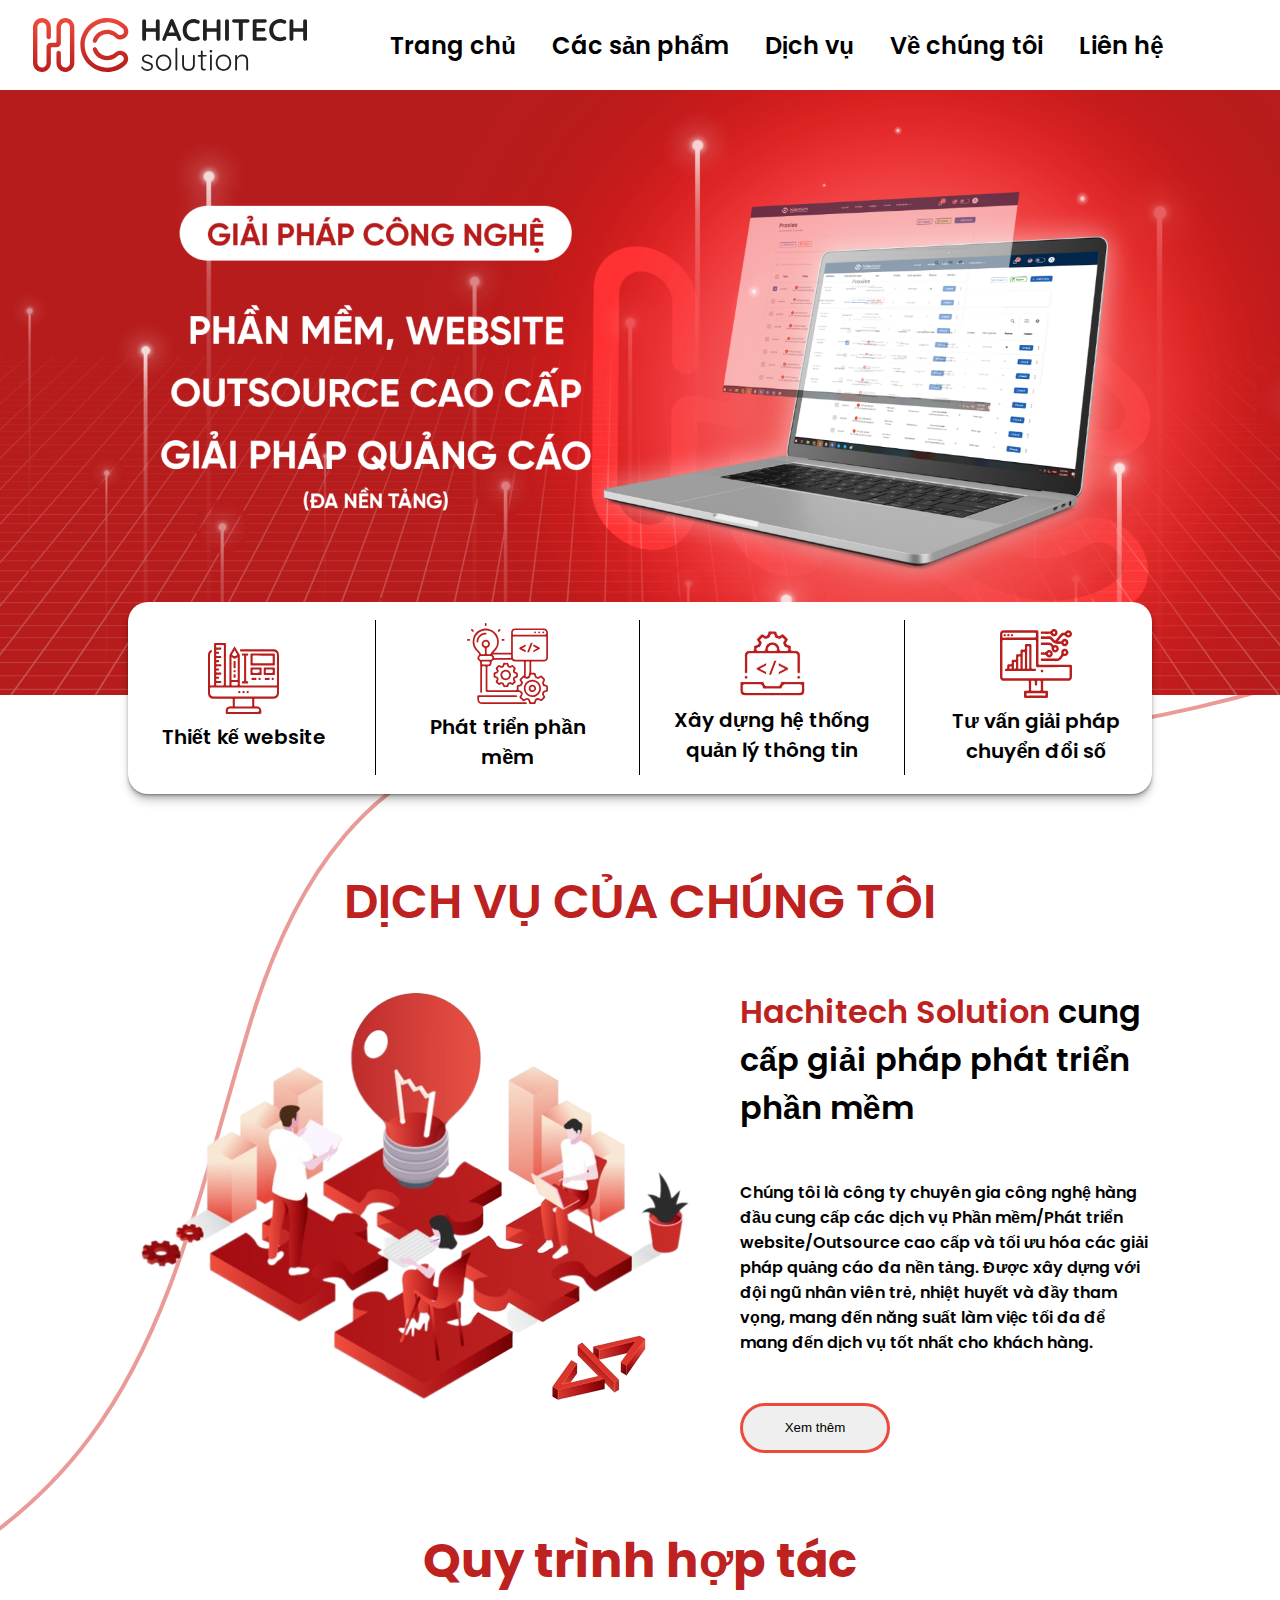
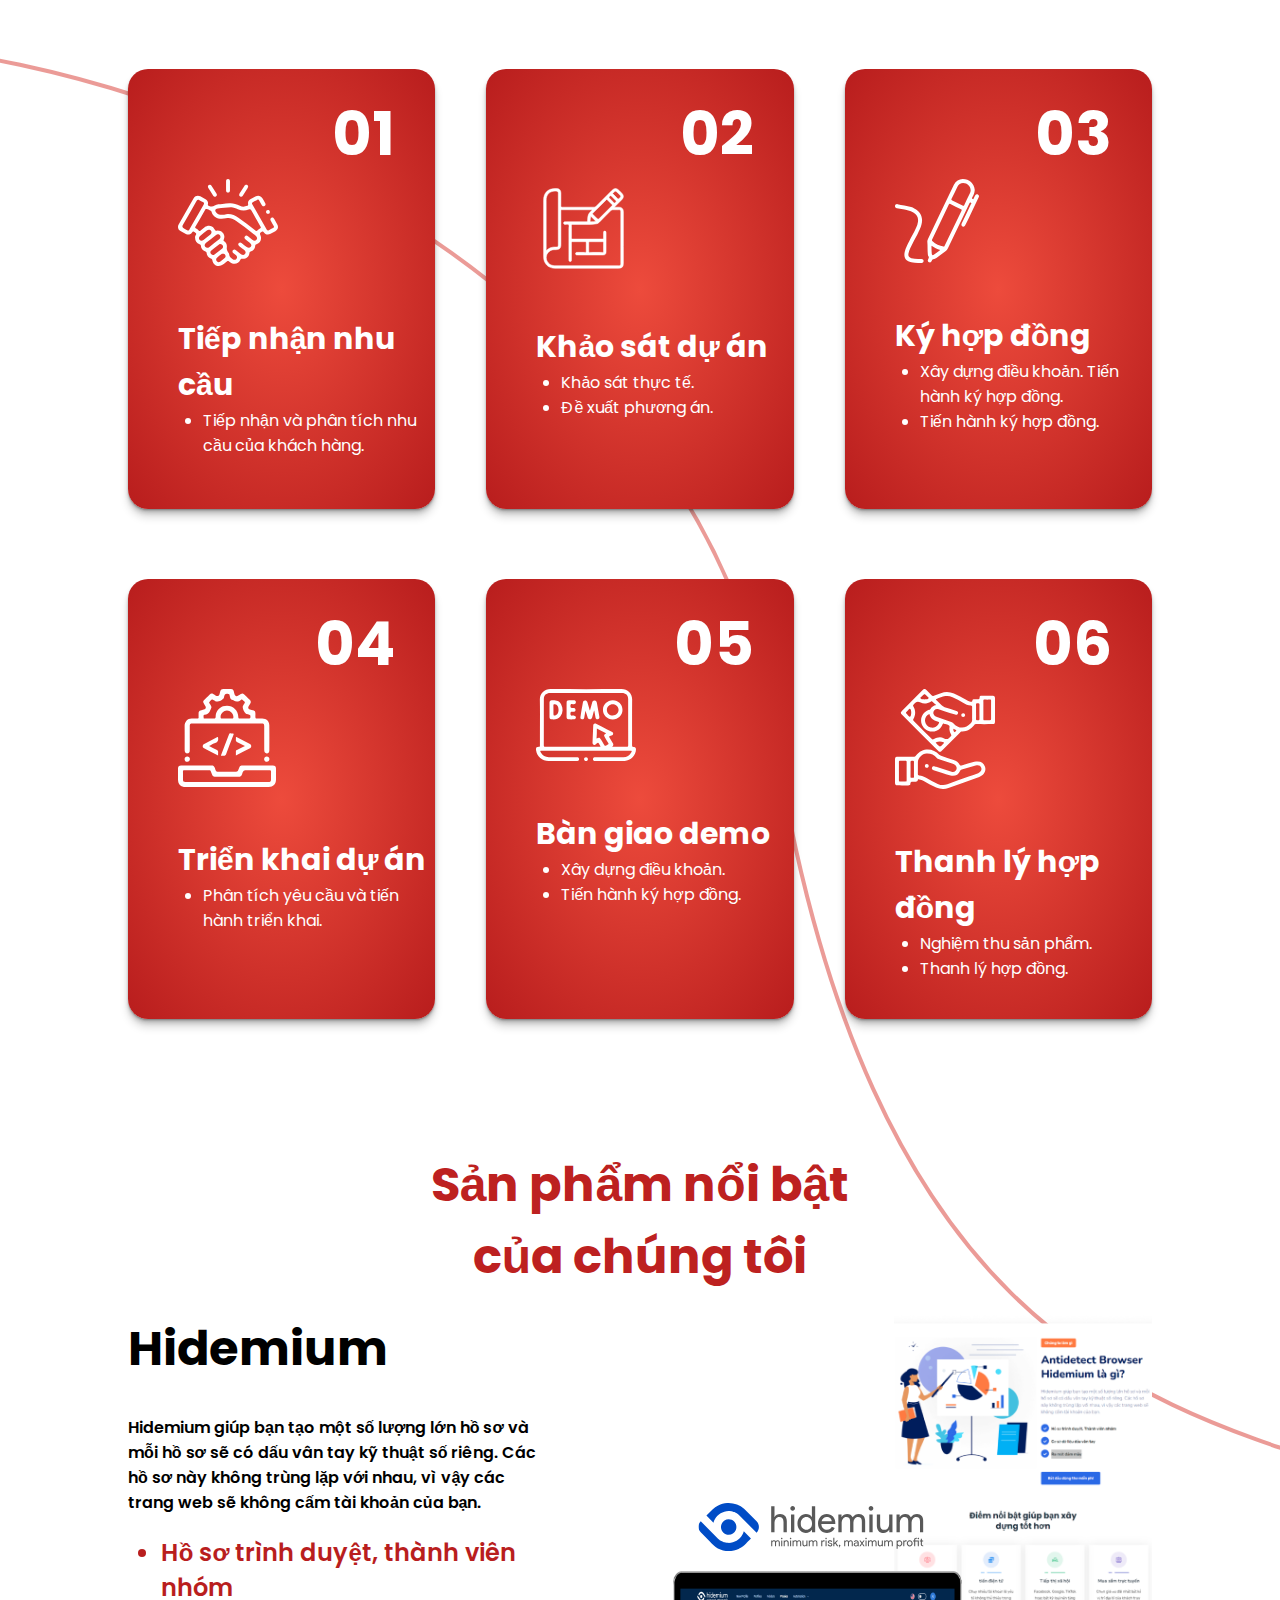
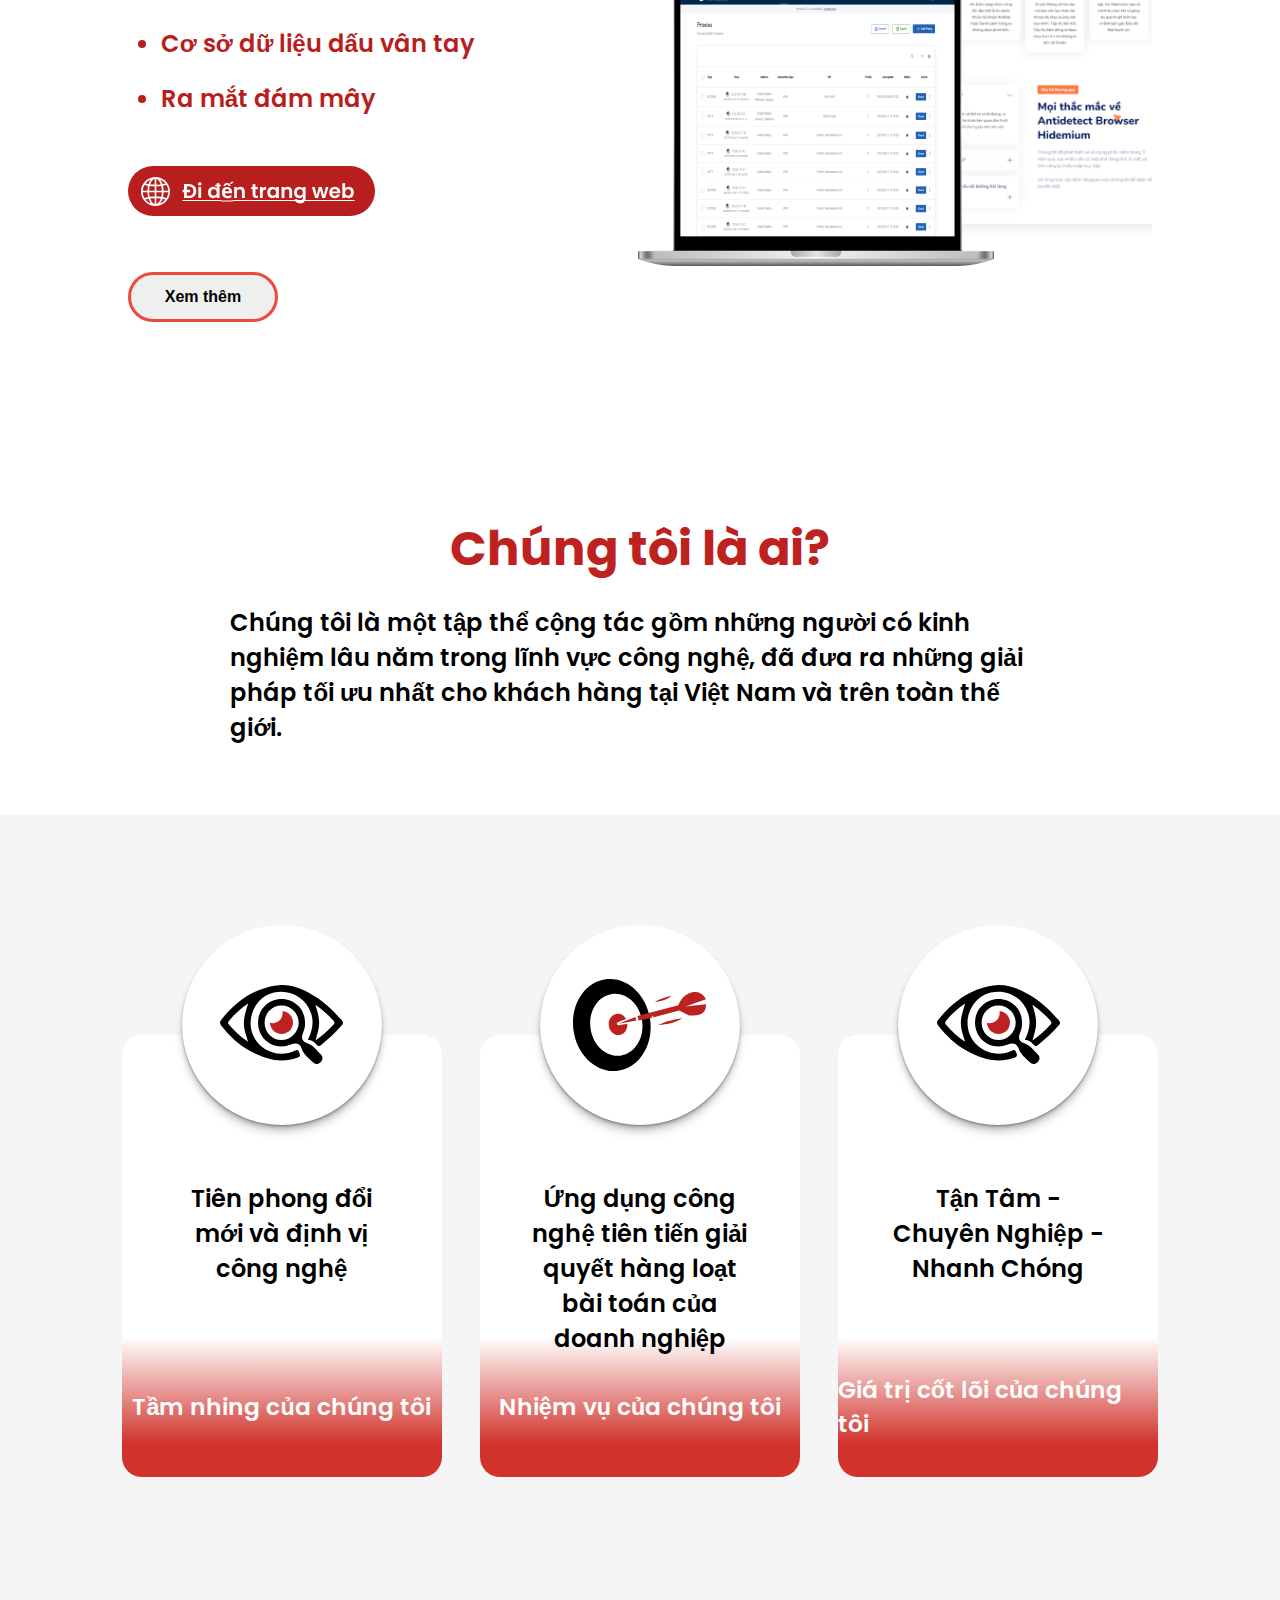
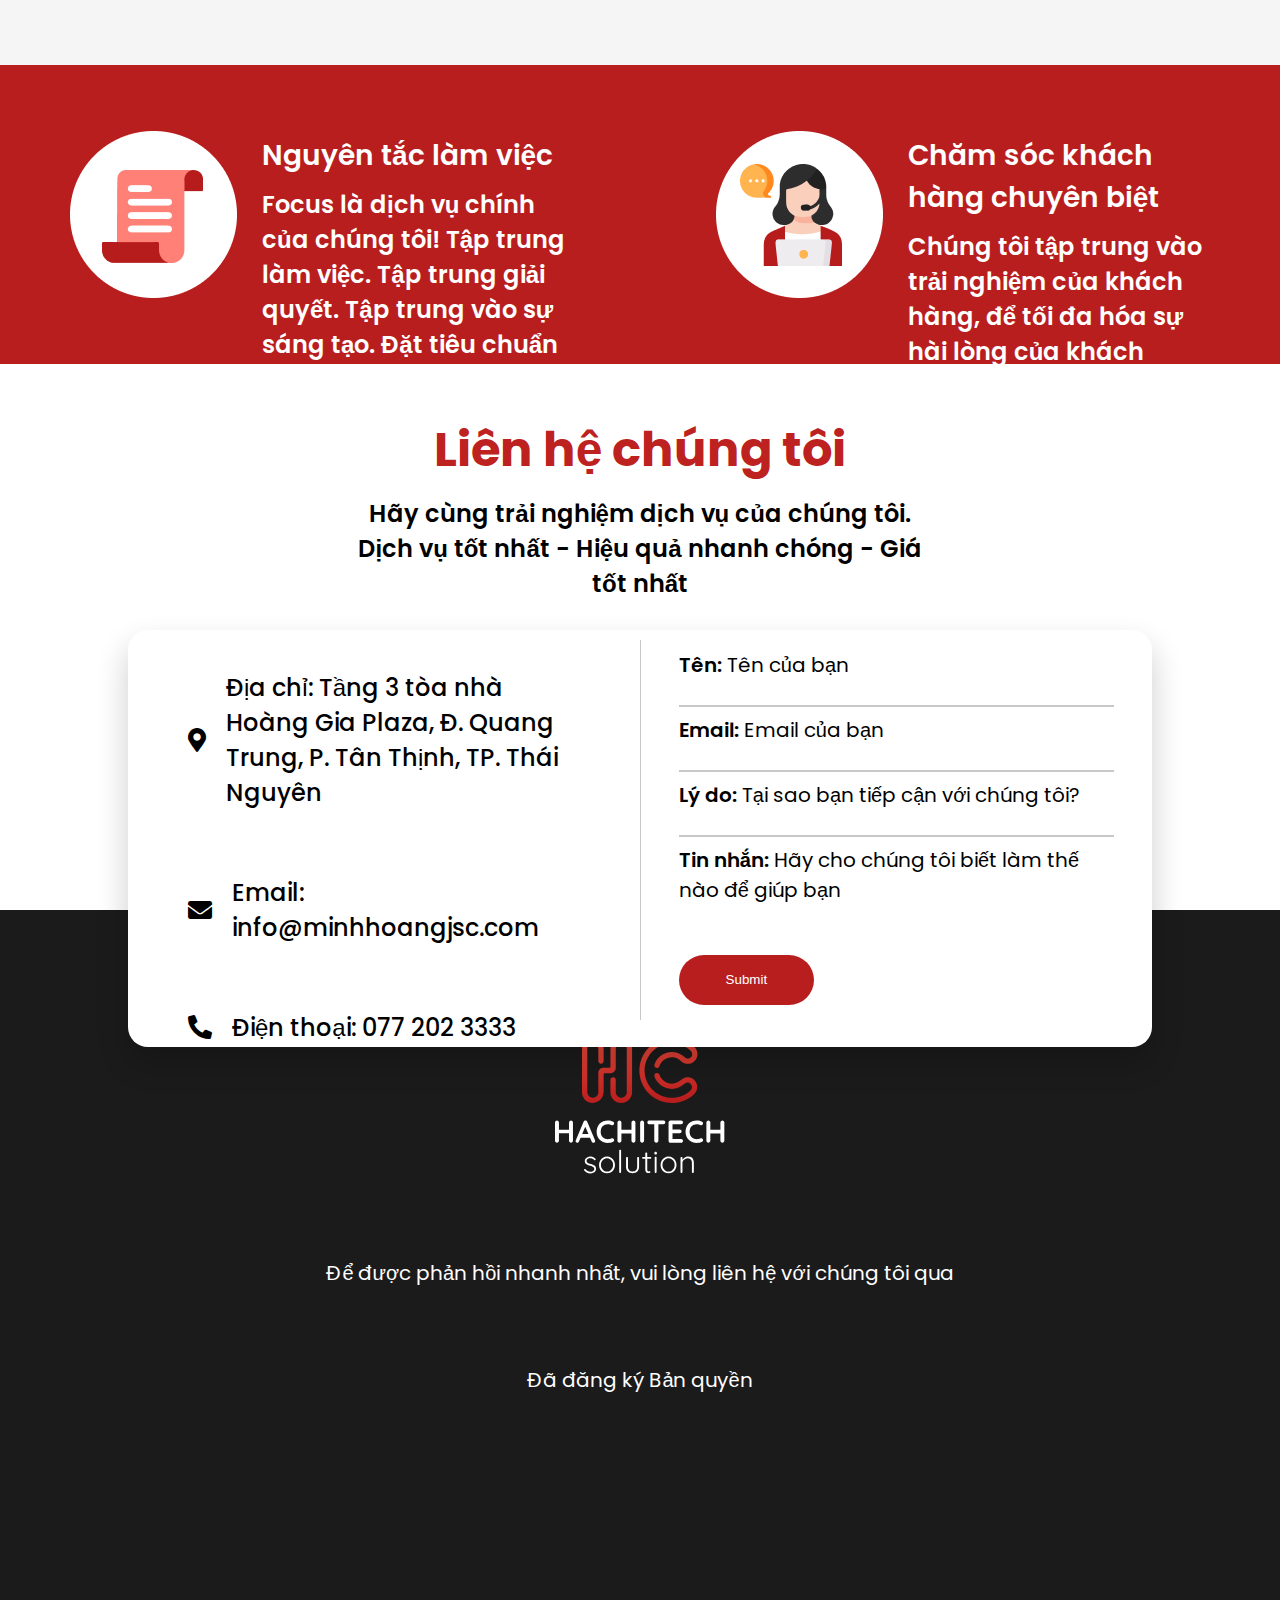
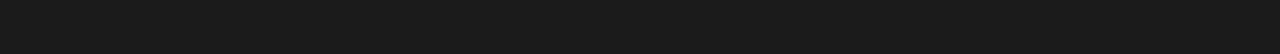
<file: index.html>
<!DOCTYPE html>
<html lang="en">
  <head>
    <meta charset="UTF-8" />
    <meta name="viewport" content="width=device-width, initial-scale=1.0" />
    <title>Trang chủ</title>
    <link rel="stylesheet" href="./assets/style.css" />
    <link rel="preconnect" href="https://fonts.googleapis.com" />
    <link rel="preconnect" href="https://fonts.gstatic.com" crossorigin />
    <link
      href="https://fonts.googleapis.com/css2?family=Poppins:ital,wght@0,300;0,600;1,500&display=swap"
      rel="stylesheet"
    />
    <link
      rel="stylesheet"
      href="https://cdnjs.cloudflare.com/ajax/libs/font-awesome/5.15.4/css/all.min.css"
    />
    <link rel="stylesheet" href="./assets/responsive.css" />
  </head>
  <body>
    <div class="main_wrapper">
      <div class="header">
        <img src="./assets/imgs/Logo.svg" class="header-logo" />
        <div class="header-siderbar">
          <ul class="header-siderbar-ul">
            <li class="header-siderbar-li"><a href="">Trang chủ</a></li>
            <li class="header-siderbar-li">
              <a href="./components/sanpham/index.html">Các sản phẩm</a>
            </li>
            <li class="header-siderbar-li">
              <a href="./components/dichvu/index.html">Dịch vụ</a>
            </li>
            <li class="header-siderbar-li"><a href="">Về chúng tôi</a></li>
            <li class="header-siderbar-li"><a href="">Liên hệ</a></li>
          </ul>
        </div>
        <span class="header-siderbar__toggle" onclick="open_nav()"
          ><i class="fas fa-bars"></i
        ></span>
        <!-- reponse -->
        <div id="mySidenav" class="sidenav">
          <a href="javascript:void(0)" class="closebtn" onclick="closeNav()"
            >&times;</a
          >
          <a href="">Trang chủ</a>
          <a href="./components/sanpham/index.html">Các sản phẩm</a>
          <a href="./components/dichvu/index.html">Dịch vụ</a>
          <a href="">Về chúng tôi</a>
          <a href="">Liên hệ</a>
        </div>
      </div>
      <div class="main">
        <div class="main__banner1">
          <img src="./assets/imgs/banner.png" alt="" class="main__banner" />
        </div>
        <div class="main__item-jobs">
          <div class="main__item-job">
            <img
              class="main__item-job--img"
              src="./assets/imgs/logo__item_jobs/01.svg"
              alt=""
            />
            <p class="main__item-job-content">Thiết kế website</p>
          </div>
          <div class="main__item-job-hr"></div>
          <div class="main__item-job">
            <img
              class="main__item-job--img"
              src="./assets/imgs/logo__item_jobs/02.svg"
              alt=""
            />
            <p class="main__item-job-content">Phát triển phần mềm</p>
          </div>
          <div class="main__item-job-hr"></div>
          <div class="main__item-job">
            <img
              class="main__item-job--img"
              src="./assets/imgs/logo__item_jobs/03.svg"
              alt=""
            />
            <p class="main__item-job-content">
              Xây dựng hệ thống quản lý thông tin
            </p>
          </div>
          <div class="main__item-job-hr"></div>
          <div class="main__item-job">
            <img
              class="main__item-job--img"
              src="./assets/imgs/logo__item_jobs/04.svg"
              alt=""
            />
            <p class="main__item-job-content">Tư vấn giải pháp chuyển đổi số</p>
          </div>
        </div>
        <div class="main__details-services">
          <h2 class="main__details-service--content">Dịch vụ của chúng tôi</h2>
          <div class="main__details-service">
            <div class="main__details-service__imgs">
              <img
                src="./assets/imgs/Group_.png"
                alt=""
                class="main__details-service__img1"
              />
              <!-- <img
                src="./assets/imgs/Frame.svg"
                alt=""
                class="main__details-service__img"
              /> -->
            </div>
            <div class="main__details-service__contents">
              <h2 class="main__details-service__content">
                <span class="main__details-service__content--red"
                  >Hachitech Solution</span
                >
                cung cấp giải pháp phát triển phần mềm
              </h2>
              <p
                class="main__details-service__content main__details-service__content--size"
              >
                Chúng tôi là công ty chuyên gia công nghệ hàng đầu cung cấp các
                dịch vụ Phần mềm/Phát triển website/Outsource cao cấp và tối ưu
                hóa các giải pháp quảng cáo đa nền tảng. Được xây dựng với đội
                ngũ nhân viên trẻ, nhiệt huyết và đầy tham vọng, mang đến năng
                suất làm việc tối đa để mang đến dịch vụ tốt nhất cho khách
                hàng.
              </p>
              <button class="main__details-service__content-btn">
                Xem thêm
              </button>
            </div>
          </div>
        </div>
        <div class="main__details-cooperate">
          <h2 class="main__details-cooperate_content">Quy trình hợp tác</h2>
          <div class="main__details-cooperate_list">
            <div class="main__details-cooperate_item">
              <h1 class="main__details-cooperate_items">01</h1>
              <img
                class="main__details-cooperate_items img"
                src="./assets/imgs/icon/01.svg"
                alt=""
              />
              <div class="main__details-cooperate_items detail">
                <h2 class="main__details-cooperate_items1">
                  Tiếp nhận nhu cầu
                </h2>
                <ul class="main__details-cooperate_items2">
                  <li class="main__details-cooperate_items2_li">
                    Tiếp nhận và phân tích nhu cầu của khách hàng.
                  </li>
                </ul>
              </div>
            </div>
            <div class="main__details-cooperate_item">
              <h1 class="main__details-cooperate_items">02</h1>
              <img
                class="main__details-cooperate_items img"
                src="./assets/imgs/icon/02.svg"
                alt=""
              />
              <div class="main__details-cooperate_items detail">
                <h2 class="main__details-cooperate_items1">Khảo sát dự án</h2>
                <ul class="main__details-cooperate_items2">
                  <li class="main__details-cooperate_items2_li">
                    Khảo sát thực tế.
                  </li>
                  <li class="main__details-cooperate_items2_li">
                    Đề xuất phương án.
                  </li>
                </ul>
              </div>
            </div>
            <div class="main__details-cooperate_item">
              <h1 class="main__details-cooperate_items">03</h1>
              <img
                class="main__details-cooperate_items img"
                src="./assets/imgs/icon/03_.svg"
                alt=""
              />
              <div class="main__details-cooperate_items detail">
                <h2 class="main__details-cooperate_items1">Ký hợp đồng</h2>
                <ul class="main__details-cooperate_items2">
                  <li class="main__details-cooperate_items2_li">
                    Xây dựng điều khoản. Tiến hành ký hợp đồng.
                  </li>
                  <li class="main__details-cooperate_items2_li">
                    Tiến hành ký hợp đồng.
                  </li>
                </ul>
              </div>
            </div>
            <div class="main__details-cooperate_item">
              <h1 class="main__details-cooperate_items">04</h1>
              <img
                class="main__details-cooperate_items img"
                src="./assets/imgs/icon/04.svg"
                alt=""
              />
              <div class="main__details-cooperate_items detail">
                <h2 class="main__details-cooperate_items1">Triển khai dự án</h2>
                <ul class="main__details-cooperate_items2">
                  <li class="main__details-cooperate_items2_li">
                    Phân tích yêu cầu và tiến hành triển khai.
                  </li>
                </ul>
              </div>
            </div>
            <div class="main__details-cooperate_item">
              <h1 class="main__details-cooperate_items">05</h1>
              <img
                class="main__details-cooperate_items img"
                src="./assets/imgs/icon/05.svg"
                alt=""
              />
              <div class="main__details-cooperate_items detail">
                <h2 class="main__details-cooperate_items1">Bàn giao demo</h2>
                <ul class="main__details-cooperate_items2">
                  <li class="main__details-cooperate_items2_li">
                    Xây dựng điều khoản.
                  </li>
                  <li class="main__details-cooperate_items2_li">
                    Tiến hành ký hợp đồng.
                  </li>
                </ul>
              </div>
            </div>
            <div class="main__details-cooperate_item">
              <h1 class="main__details-cooperate_items">06</h1>
              <img
                class="main__details-cooperate_items img"
                src="./assets/imgs/icon/06.svg"
                alt=""
              />
              <div class="main__details-cooperate_items detail">
                <h2 class="main__details-cooperate_items1">
                  Thanh lý hợp đồng
                </h2>
                <ul class="main__details-cooperate_items2">
                  <li class="main__details-cooperate_items2_li">
                    Nghiệm thu sản phẩm.
                  </li>
                  <li class="main__details-cooperate_items2_li">
                    Thanh lý hợp đồng.
                  </li>
                </ul>
              </div>
            </div>
          </div>
        </div>
        <div class="main__details-Featured-products">
          <h2 class="main__details-Featured-product-title">
            Sản phẩm nổi bật của chúng tôi
          </h2>
          <div class="main__details-Featured-product">
            <div class="main__details-Featured-product_left">
              <h2 class="main__details-Featured-product_left--title">
                Hidemium
              </h2>
              <p class="main__details-Featured-product_left--content">
                Hidemium giúp bạn tạo một số lượng lớn hồ sơ và mỗi hồ sơ sẽ có
                dấu vân tay kỹ thuật số riêng. Các hồ sơ này không trùng lặp với
                nhau, vì vậy các trang web sẽ không cấm tài khoản của bạn.
              </p>
              <ul class="main__details-Featured-product_left--ul">
                <li class="main__details-Featured-product_left--li">
                  Hồ sơ trình duyệt, thành viên nhóm
                </li>
                <li class="main__details-Featured-product_left--li">
                  Cơ sở dữ liệu dấu vân tay
                </li>
                <li class="main__details-Featured-product_left--li">
                  Ra mắt đám mây
                </li>
              </ul>
              <a href="#"
                ><img
                  class="main__details-Featured-product_left--link"
                  src="./assets/imgs/product_web.svg"
                  alt=""
              /></a>
              <button class="main__details-Featured-product_left--btn">
                Xem thêm
              </button>
            </div>
            <div class="main__details-Featured-product_right">
              <div class="main__detail-Featured-product_right_img">
                <img
                  class="main__details-Featured-product_right-imgs1"
                  src="./assets/imgs/product/logo_hidemium.svg"
                  alt=""
                />
                <img
                  class="main__details-Featured-product_right-imgs2"
                  src="./assets/imgs/product/laptop.png"
                  alt=""
                />
              </div>
              <div class="main__details-Featured-product_right-imgs">
                <img
                  class="main__details-Featured-product_right-img_"
                  src="./assets/imgs/product/details.png"
                  alt=""
                />
              </div>
              <!-- <div class="main__details-Featured-product_right-img">
                <img
                  class="main__details-Featured-product_right-img_"
                  src="./assets/imgs/product/details.png"
                  alt=""
                />
              </div> -->
            </div>
          </div>
        </div>
        <div class="main__details-info">
          <h2 class="main__details-info-title">Chúng tôi là ai?</h2>
          <p class="main__details-info-p">
            Chúng tôi là một tập thể cộng tác gồm những người có kinh nghiệm lâu
            năm trong lĩnh vực công nghệ, đã đưa ra những giải pháp tối ưu nhất
            cho khách hàng tại Việt Nam và trên toàn thế giới.
          </p>
        </div>
        <div class="main__details-vision">
          <div class="main__details-vision-wraps">
            <div class="main__details-vision-wrap1">
              <div class="main__details-vision-wrap-top">
                <img
                  class="main__details-vision-wrap-top--img"
                  src="./assets/imgs/vision/01.svg"
                  alt=""
                />
              </div>
              <div class="main__details-vision-wrap-bottom">
                <p class="main__details-vision-wrap-bottom-content--title">
                  Tiên phong đổi mới và định vị công nghệ
                </p>
                <div class="main__details-vision-wrap-bottom-content">
                  <p class="main__details-vision-wrap-bottom-contents">
                    Tầm nhing của chúng tôi
                  </p>
                </div>
              </div>
            </div>
            <div class="main__details-vision-wrap2">
              <div class="main__details-vision-wrap-top">
                <img
                  class="main__details-vision-wrap-top--img"
                  src="./assets/imgs/vision/02.svg"
                  alt=""
                />
              </div>
              <div class="main__details-vision-wrap-bottom">
                <p class="main__details-vision-wrap-bottom-content--title">
                  Ứng dụng công nghệ tiên tiến giải quyết hàng loạt bài toán của
                  doanh nghiệp
                </p>
                <div class="main__details-vision-wrap-bottom-content">
                  <p class="main__details-vision-wrap-bottom-contents">
                    Nhiệm vụ của chúng tôi
                  </p>
                </div>
              </div>
            </div>
            <div class="main__details-vision-wrap3">
              <div class="main__details-vision-wrap-top">
                <img
                  class="main__details-vision-wrap-top--img"
                  src="./assets/imgs/vision/01.svg"
                  alt=""
                />
              </div>
              <div class="main__details-vision-wrap-bottom">
                <p class="main__details-vision-wrap-bottom-content--title">
                  Tận Tâm - Chuyên Nghiệp - Nhanh Chóng
                </p>
                <div class="main__details-vision-wrap-bottom-content">
                  <p class="main__details-vision-wrap-bottom-contents">
                    Giá trị cốt lõi của chúng tôi
                  </p>
                </div>
              </div>
            </div>
          </div>
        </div>
        <div class="fix-posison"></div>
        <div class="main__details-banner2">
          <div class="main__details-banner2-box rights">
            <div class="main__details-banner2-right imgs">
              <img src="./assets/imgs/liênHe.png" alt="" />
            </div>
            <div class="main__details-banner2-right contents">
              <p
                class="main__details-banner2-right-p"
                style="font-size: 28px; margin-bottom: 10px"
              >
                Nguyên tắc làm việc
              </p>
              <p class="main__details-banner2-right-p">
                Focus là dịch vụ chính của chúng tôi! Tập trung làm việc. Tập
                trung giải quyết. Tập trung vào sự sáng tạo. Đặt tiêu chuẩn cao
                và đạt hiệu quả cao nhất.
              </p>
            </div>
          </div>
          <div class="main__details-banner2-box left">
            <div class="main__details-banner2-right imgs">
              <img src="./assets/imgs/hotro.png" alt="" />
            </div>
            <div class="main__details-banner2-right">
              <p
                class="main__details-banner2-right-p"
                style="font-size: 28px; margin-bottom: 10px"
              >
                Chăm sóc khách hàng chuyên biệt
              </p>
              <p class="main__details-banner2-right-p">
                Chúng tôi tập trung vào trải nghiệm của khách hàng, để tối đa
                hóa sự hài lòng của khách hàng. Chúng tôi đang xây dựng sản phẩm
                để đi lâu dài.
              </p>
            </div>
          </div>
        </div>
      </div>
      <div class="footer">
        <div class="footer__box top-info">
          <h2 style="font-size: 48px; color: rgba(189, 33, 32, 1)">
            Liên hệ chúng tôi
          </h2>
          <p class="footer__box-title-p">
            Hãy cùng trải nghiệm dịch vụ của chúng tôi. Dịch vụ tốt nhất - Hiệu
            quả nhanh chóng - Giá tốt nhất
          </p>
        </div>
        <div class="footer__box-form">
          <div class="footer__box-forms left">
            <div class="footer__box-forms--wrap">
              <div class="footer__box-forms-left">
                <i class="fas fa-map-marker-alt"></i>
                <p>
                  Địa chỉ: Tầng 3 tòa nhà Hoàng Gia Plaza, Đ. Quang Trung, P.
                  Tân Thịnh, TP. Thái Nguyên
                </p>
              </div>
              <div class="footer__box-forms-left">
                <i class="fas fa-envelope"></i>
                <p>Email: info@minhhoangjsc.com</p>
              </div>
              <div class="footer__box-forms-left">
                <i class="fas fa-phone-alt"></i>
                <p>Điện thoại: 077 202 3333</p>
              </div>
            </div>
          </div>
          <div class="main__item-job-hr1"></div>
          <div class="footer__box-forms right">
            <form class="box-forms-right">
              <label class="box_label" for="fname"
                ><span style="font-weight: 600">Tên: </span>Tên của bạn</label
              >
              <input type="text" id="fname" name="fname" />
              <label class="box_label" for="fname"
                ><label style="font-weight: 600">Email: </label>Email của
                bạn</label
              >
              <input type="text" id="fname" name="fname" />
              <label class="box_label" for="fname"
                ><label style="font-weight: 600">Lý do: </label>Tại sao bạn tiếp
                cận với chúng tôi?</label
              >
              <input type="text" id="fname" name="fname" />
              <label class="box_label" for="fname"
                ><label style="font-weight: 600">Tin nhắn: </label>Hãy cho chúng
                tôi biết làm thế nào để giúp bạn<br
              /></label>
              <input type="submit" class="box-forms-right-btn" />
            </form>
          </div>
        </div>
        <div class="footer__box bottoms-info">
          <img
            class="bottoms-info_details"
            src="./assets/imgs/footer/logo.svg"
            alt=""
          />
          <p class="bottoms-info_details">
            Để được phản hồi nhanh nhất, vui lòng liên hệ với chúng tôi qua
          </p>
          <p class="bottoms-info_details">Đã đăng ký Bản quyền</p>
        </div>
      </div>
    </div>
  </body>
  <script src="./assets/style.js"></script>
</html>
</file>
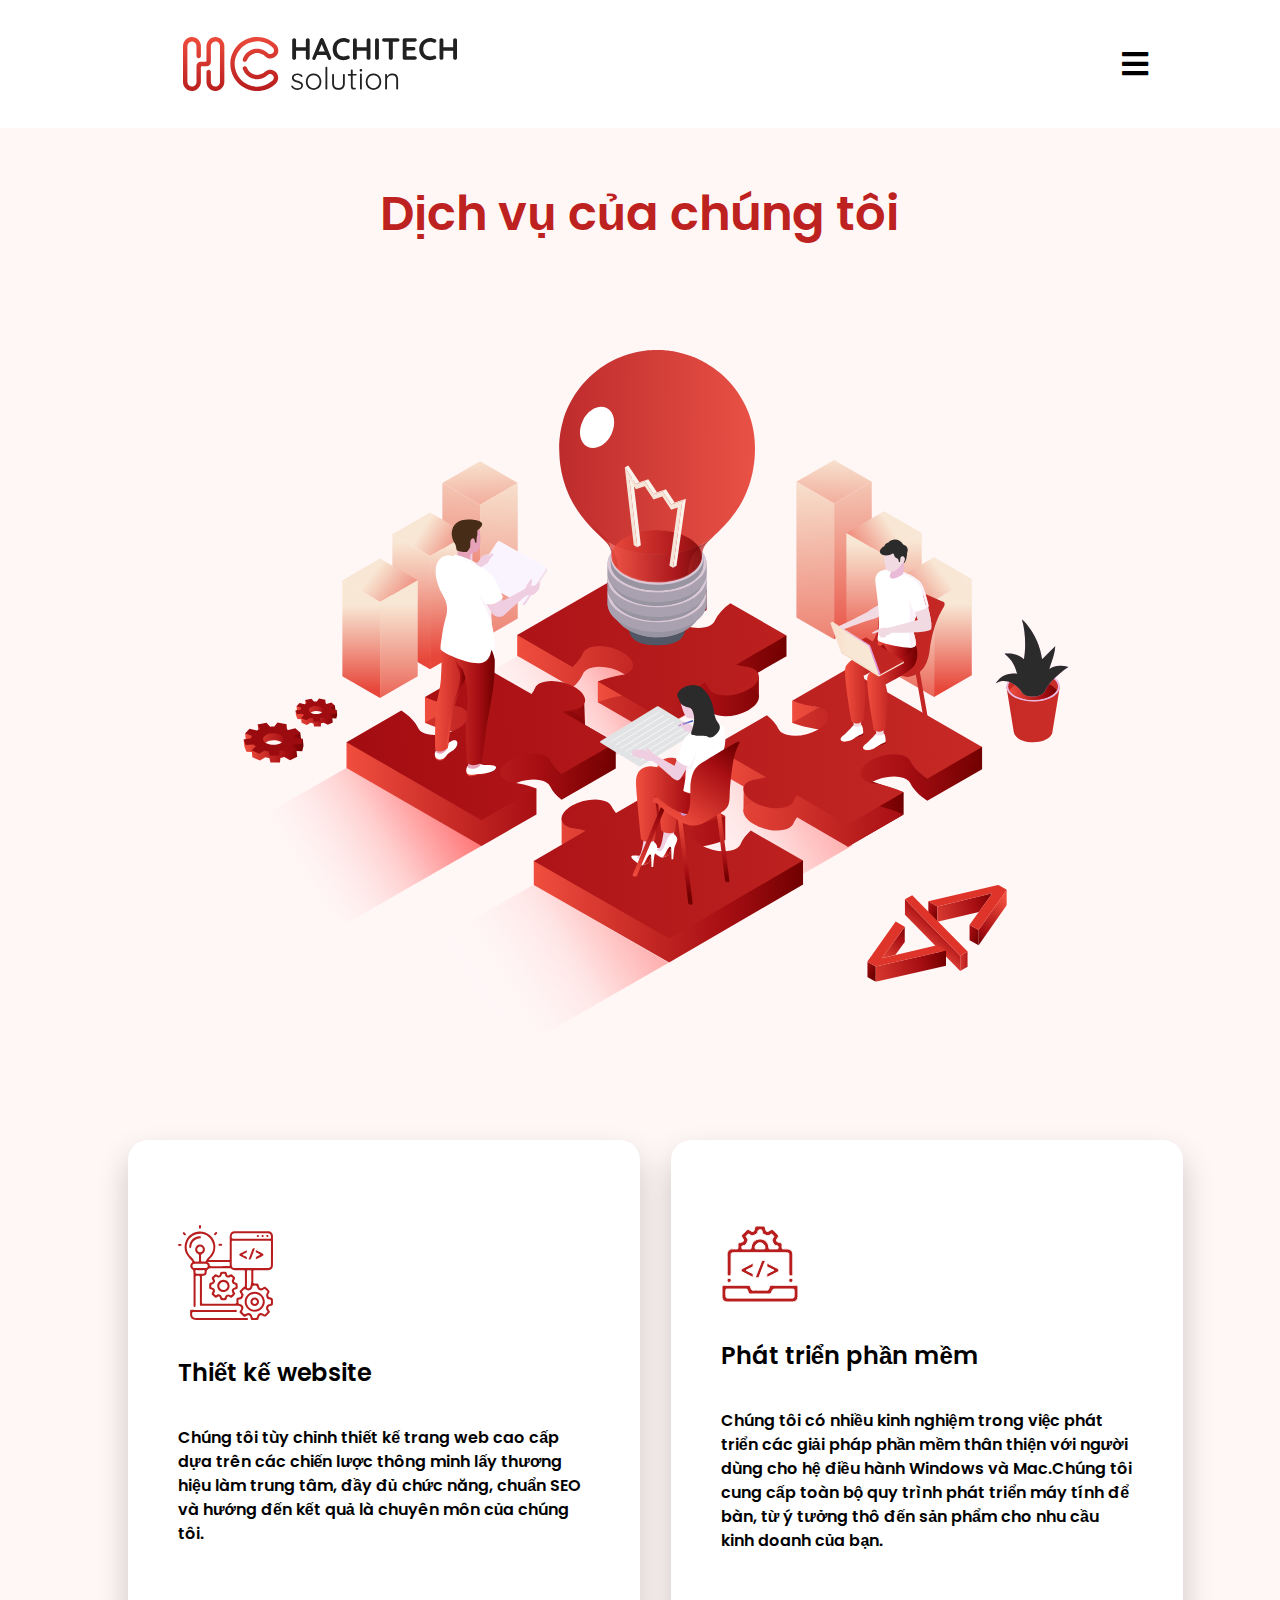
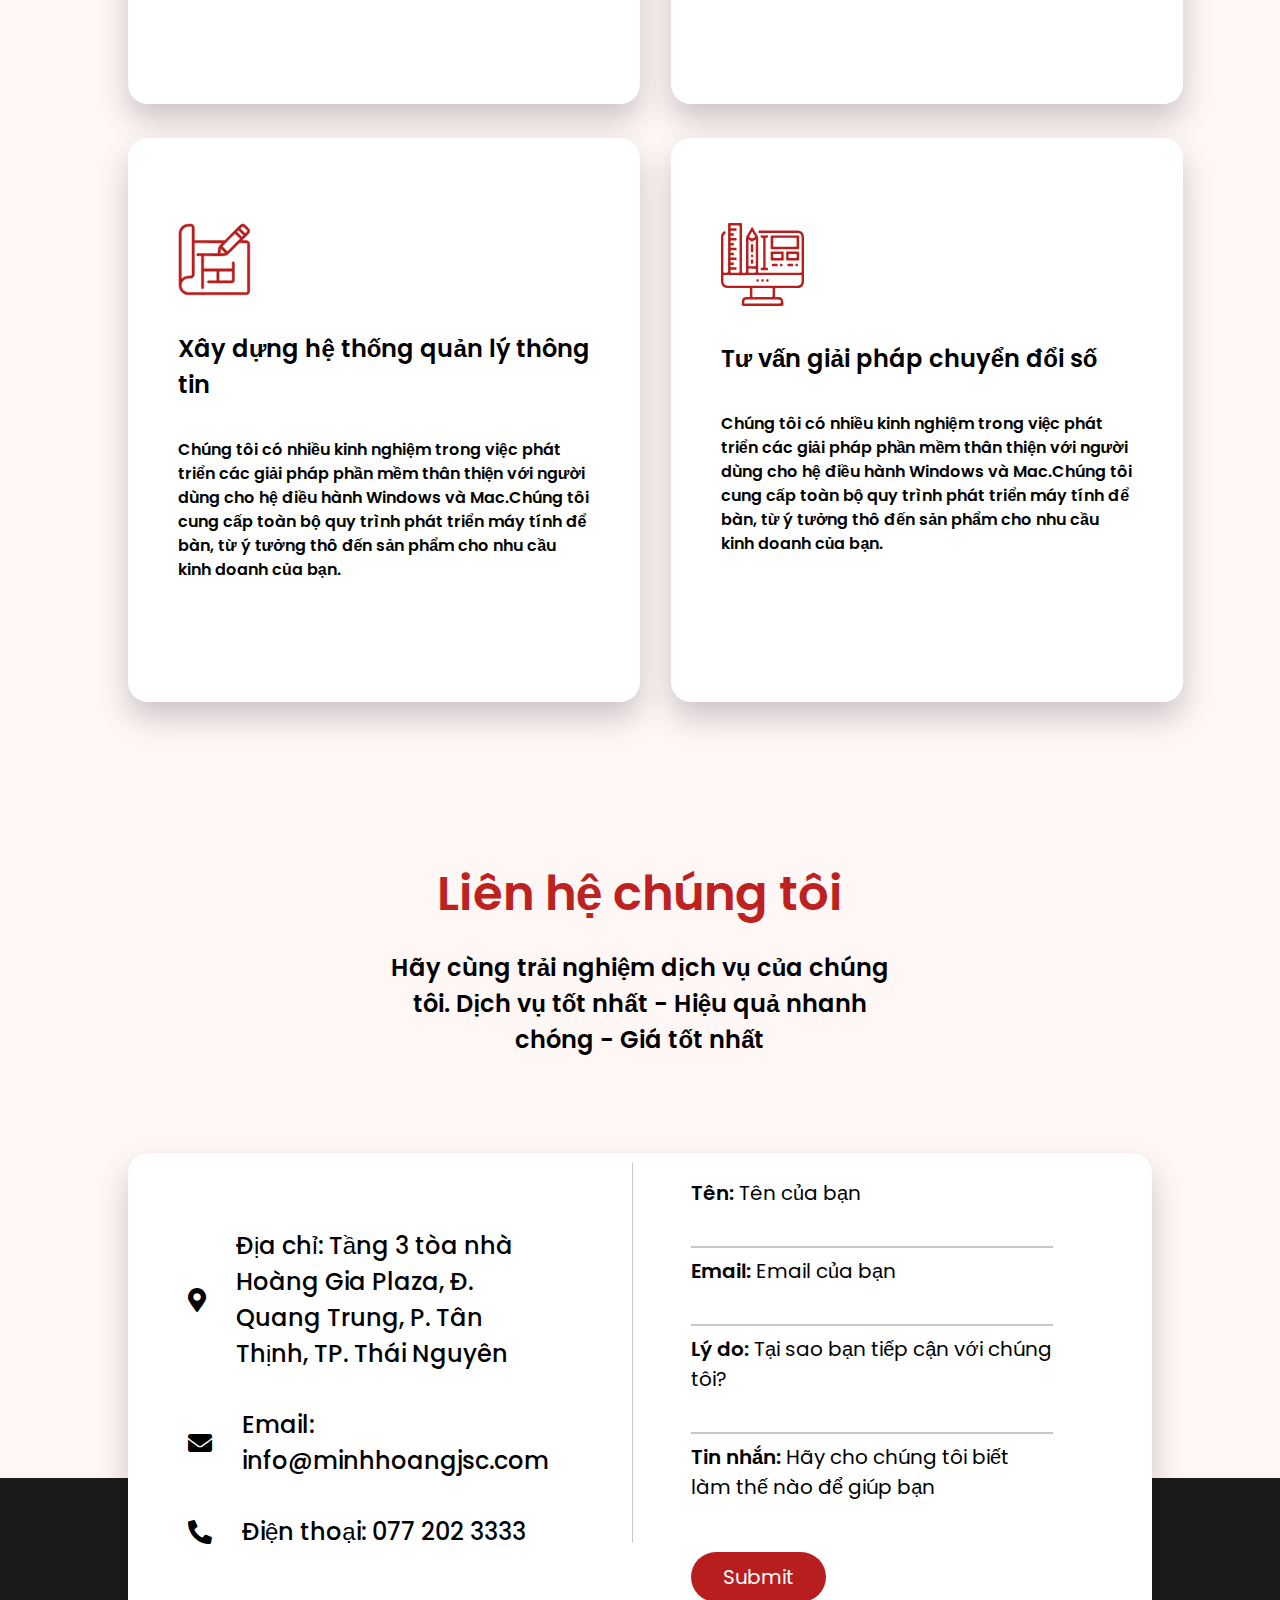
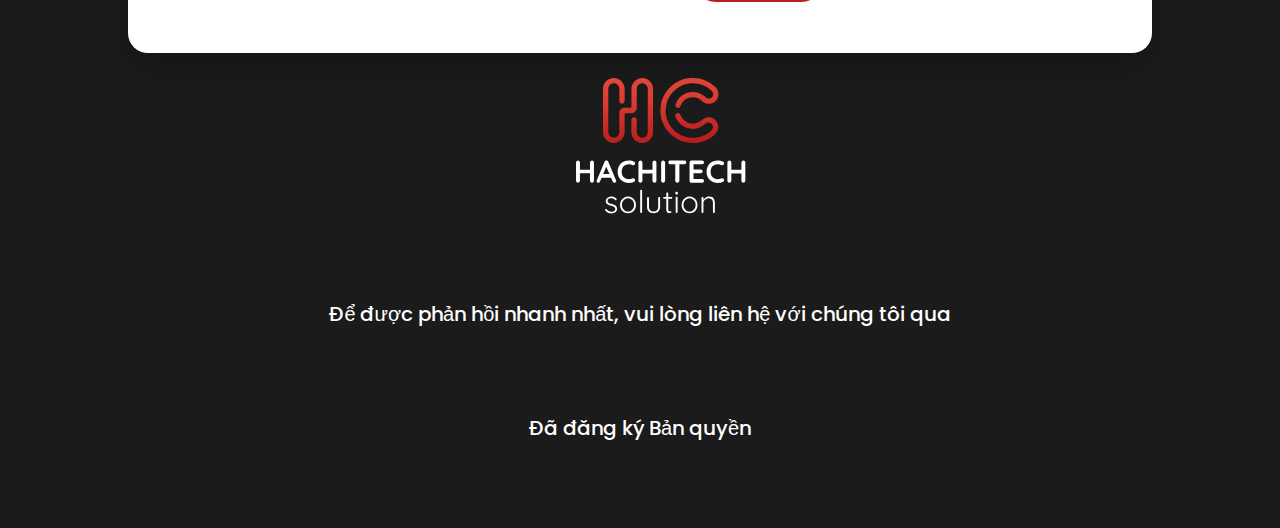
<file: components/dichvu/index.html>
<!DOCTYPE html>
<html lang="en">
  <head>
    <meta charset="UTF-8" />
    <meta name="viewport" content="width=device-width, initial-scale=1.0" />
    <title>Dịch vụ của chúng tôi</title>
    <link rel="stylesheet" href="./reset.css" />
    <link rel="stylesheet" href="./style.css" />
    <link rel="stylesheet" href="./reponse/tablet.css" />
    <link
      href="https://fonts.googleapis.com/css2?family=Poppins:ital,wght@0,300;0,600;1,500&display=swap"
      rel="stylesheet"
    />
    <link
      rel="stylesheet"
      href="https://cdnjs.cloudflare.com/ajax/libs/font-awesome/5.15.4/css/all.min.css"
    />
  </head>
  <body>
    <div class="wrapper">
      <div class="header">
        <img src="../../assets/imgs/Logo.svg" class="header-logo" />
        <div class="header-siderbar">
          <ul class="header-siderbar-ul">
            <li class="header-siderbar-li">
              <a href="../../index.html">Trang chủ</a>
            </li>
            <li class="header-siderbar-li">
              <a href="../sanpham/index.html">Các sản phẩm</a>
            </li>
            <li class="header-siderbar-li">
              <a href="../dichvu/index.html">Dịch vụ</a>
            </li>
            <li class="header-siderbar-li"><a href="">Về chúng tôi</a></li>
            <li class="header-siderbar-li"><a href="">Liên hệ</a></li>
          </ul>
        </div>
        <span class="header-siderbar__toggle" onclick="open_nav()"
          ><i class="fas fa-bars"></i
        ></span>
        <!-- reponse -->
        <div id="mySidenav" class="sidenav">
          <a href="javascript:void(0)" class="closebtn" onclick="closeNav()"
            >&times;</a
          >
          <a href="">Trang chủ</a>
          <a href="">Các sản phẩm</a>
          <a href="">Dịch vụ</a>
          <a href="">Về chúng tôi</a>
          <a href="">Liên hệ</a>
        </div>
      </div>
      <div class="main">
        <div class="main_wrapper">
          <div class="main_wrappers title">
            <span>Dịch vụ của chúng tôi</span>
          </div>
          <div class="main_wrappers img">
            <img src="../../assets/imgs/dichvu/silde.svg" alt="" />
          </div>
          <div class="main_wrappers box">
            <div class="main_wrapper-item">
              <img
                class="main_wrapper-items img"
                src="../../assets/imgs/dichvu/01.svg"
                alt=""
              />
              <h3 class="main_wrapper-items title">Thiết kế website</h3>
              <p class="main_wrapper-items p">
                Chúng tôi tùy chỉnh thiết kế trang web cao cấp dựa trên các
                chiến lược thông minh lấy thương hiệu làm trung tâm, đầy đủ chức
                năng, chuẩn SEO và hướng đến kết quả là chuyên môn của chúng
                tôi.
              </p>
            </div>
            <div class="main_wrapper-item">
              <img
                class="main_wrapper-items img"
                src="../../assets/imgs/dichvu/02.svg"
                alt=""
              />
              <h3 class="main_wrapper-items title">Phát triển phần mềm</h3>
              <p class="main_wrapper-items p">
                Chúng tôi có nhiều kinh nghiệm trong việc phát triển các giải
                pháp phần mềm thân thiện với người dùng cho hệ điều hành Windows
                và Mac.Chúng tôi cung cấp toàn bộ quy trình phát triển máy tính
                để bàn, từ ý tưởng thô đến sản phẩm cho nhu cầu kinh doanh của
                bạn.
              </p>
            </div>
            <div class="main_wrapper-item">
              <img
                class="main_wrapper-items img"
                src="../../assets/imgs/dichvu/03.svg"
                alt=""
              />
              <h3 class="main_wrapper-items title">
                Xây dựng hệ thống quản lý thông tin
              </h3>
              <p class="main_wrapper-items p">
                Chúng tôi có nhiều kinh nghiệm trong việc phát triển các giải
                pháp phần mềm thân thiện với người dùng cho hệ điều hành Windows
                và Mac.Chúng tôi cung cấp toàn bộ quy trình phát triển máy tính
                để bàn, từ ý tưởng thô đến sản phẩm cho nhu cầu kinh doanh của
                bạn.
              </p>
            </div>
            <div class="main_wrapper-item">
              <img
                class="main_wrapper-items img"
                src="../../assets/imgs/dichvu/04.svg"
                alt=""
              />
              <h3 class="main_wrapper-items title">
                Tư vấn giải pháp chuyển đổi số
              </h3>
              <p class="main_wrapper-items p">
                Chúng tôi có nhiều kinh nghiệm trong việc phát triển các giải
                pháp phần mềm thân thiện với người dùng cho hệ điều hành Windows
                và Mac.Chúng tôi cung cấp toàn bộ quy trình phát triển máy tính
                để bàn, từ ý tưởng thô đến sản phẩm cho nhu cầu kinh doanh của
                bạn.
              </p>
            </div>
          </div>
        </div>
      </div>
      <div class="footer">
        <div class="footer-wapper">
          <div class="footer-wappers top">
            <h1 class="footer-wappers__top h1">Liên hệ chúng tôi</h1>
            <p class="footer-wappers__top p">
              Hãy cùng trải nghiệm dịch vụ của chúng tôi. Dịch vụ tốt nhất -
              Hiệu quả nhanh chóng - Giá tốt nhất
            </p>
          </div>
          <div class="footer-wappers-mid">
            <div class="footer__box-form">
              <div class="footer__box-forms left">
                <div class="footer__box-forms--wrap">
                  <div class="footer__box-forms-left">
                    <i class="fas fa-map-marker-alt"></i>
                    <p class="content-p">
                      Địa chỉ: Tầng 3 tòa nhà Hoàng Gia Plaza, Đ. Quang Trung,
                      P. Tân Thịnh, TP. Thái Nguyên
                    </p>
                  </div>
                  <div class="footer__box-forms-left">
                    <i class="fas fa-envelope"></i>
                    <p class="content-p">Email: info@minhhoangjsc.com</p>
                  </div>
                  <div class="footer__box-forms-left">
                    <i class="fas fa-phone-alt"></i>
                    <p class="content-p">Điện thoại: 077 202 3333</p>
                  </div>
                </div>
              </div>
              <div class="main__item-job-hr1"></div>
              <div class="footer__box-forms right">
                <form class="box-forms-right">
                  <label class="box_label" for="fname"
                    ><span style="font-weight: 600">Tên: </span>Tên của
                    bạn</label
                  >
                  <input type="text" id="fname" name="fname" />
                  <label class="box_label" for="fname"
                    ><label style="font-weight: 600">Email: </label>Email của
                    bạn</label
                  >
                  <input type="text" id="fname" name="fname" />
                  <label class="box_label" for="fname"
                    ><label style="font-weight: 600">Lý do: </label>Tại sao bạn
                    tiếp cận với chúng tôi?</label
                  >
                  <input type="text" id="fname" name="fname" />
                  <label class="box_label" for="fname"
                    ><label style="font-weight: 600">Tin nhắn: </label>Hãy cho
                    chúng tôi biết làm thế nào để giúp bạn<br
                  /></label>
                  <input type="submit" class="box-forms-right-btn" />
                </form>
              </div>
            </div>
          </div>
          <div class="footer-wappers bottom">
            <img
              class="footer-wappers--bottom img"
              src="../../assets/imgs/footer/logo.svg"
              alt=""
            />
            <p class="footer-wappers--bottom p1">
              Để được phản hồi nhanh nhất, vui lòng liên hệ với chúng tôi qua
            </p>
            <p class="footer-wappers--bottom p2">Đã đăng ký Bản quyền</p>
          </div>
        </div>
      </div>
    </div>
  </body>
  <script src="./style.js"></script>
</html>
</file>
<file: assets/style.css>
html {
  box-sizing: border-box;
}
* {
  margin: 0;
  padding: 0;
}
body {
  font-family: "Poppins", sans-serif;
  overflow-x: hidden;
  overflow-y: auto;
}
*,
*:before,
*:after {
  box-sizing: border-box;
}
input,
textarea,
select,
button {
  outline: none;
}
input {
  line-height: normal;
}
label,
button {
  cursor: pointer;
}
a,
li {
  text-decoration: none;
}
.main_wrapper {
}
/* header */
.header {
  margin: 10px 0;
  width: 100%;
  height: 70px;
  display: flex;
  justify-content: space-around;
  align-items: center;
}
.header-logo {
  width: 274px;
  height: 54px;
}
.header-siderbar-ul {
  display: flex;
  font-size: 24px;
  font-weight: 600;
  list-style: none;
}
.header-siderbar-li a {
  color: #000000;
  margin: 0 18px;
}
.header-siderbar-ul :hover {
  color: #d32121;
}
/* main */
.main {
  background-image: url("./imgs/Vector\ 13.svg");
  width: 100%;
  height: auto;
}
.main__banner {
  width: 100%;
  object-fit: cover;
  max-height: 907px;
  position: relative;
}
.main__item-jobs {
  position: relative;
  background-color: #ffffff;
  margin: 0 auto;
  width: 80%;
  height: 192px;
  border-radius: 20px;
  box-shadow: 0 1px 1px rgba(0, 0, 0, 0.15), 0 2px 2px rgba(0, 0, 0, 0.15),
    0 4px 4px rgba(0, 0, 0, 0.15), 0 8px 8px rgba(0, 0, 0, 0.15);
  margin-top: -100px;
  display: flex;
  justify-content: space-around;
  align-items: center;
  text-align: center;
  font-size: 20px;
  font-weight: 600;
  cursor: pointer;
}
.main__item-jobs:hover {
  color: #bd2120;
}
.main__item-job {
  width: 200px;
}
/* ouline itemjos-main*/
.main__item-job-hr {
  border: none;
  border-top: 155px solid #000;
  margin: 10px 0;
  height: -7px;
  width: 1px;
}
/* dịch vụ chúng tôi */
.main__details-services {
  width: 80%;
  margin: 0 auto;
  margin-top: 72px;
}
.main__details-service {
  display: flex;
  margin-top: 50px;
}
.main__details-service__imgs {
  /* background-image: url(./imgs/Group.png); */
  width: 50%;
  height: auto;
}
/* .main__details-service__img1 {
  position: absolute;
} */
.main__details-service__img1 {
  max-width: 694.09px;
  max-height: 534px;
}
.main__details-service__img {
  position: relative;
  /* display: flex; */
  float: right;
  /* justify-items: center; */
  /* align-items: center; */
  margin-top: 400px;
}
.main__details-service__contents {
  width: 45%;
  margin-left: 100px;
}
.main__details-service__content--size {
  font-size: 16px !important;
  font-weight: 600;
  color: #000000;
  text-align: left;
}
.main__details-service__content {
  color: #000000;
  font-size: 32px;
  font-weight: 600;
  margin-bottom: 48px;
}
.main__details-service__content--red {
  color: #bd2120;
  font-size: 32px;
  font-weight: 600;
}
.main__details-service--content {
  font-weight: 600;
  font-size: 48px;
  color: #bd2120;
  text-transform: uppercase;
  text-align: center;
}
.main__details-service__content-btn {
  width: 150px;
  height: 50px;
  border-radius: 107px;
  border: 3px solid #ec4a3c;
}
.header-siderbar__toggle i {
  display: none;
}
.sidenav {
  height: 100%;
  width: 0;
  position: fixed;
  z-index: 1;
  top: 0;
  right: 0;
  background-color: #ec4a3c;
  overflow-x: hidden;
  transition: 0.5s;
  padding-top: 60px;
}
.sidenav a {
  padding: 8px 8px 8px 32px;
  text-decoration: none;
  font-size: 25px;
  color: #ffffff;
  display: block;
  transition: 0.3s;
}

.sidenav a:hover {
  color: #f1f1f1;
}

.sidenav .closebtn {
  position: absolute;
  top: 0;
  right: 25px;
  font-size: 36px;
  margin-left: 50px;
}
.sidenav a:hover {
  color: #000;
}
.main__details-cooperate {
  height: auto;
  width: 80%;
  margin: 0 auto;
  margin-top: 72px;
  margin-bottom: 200px;
}
.main__details-cooperate_list {
  display: grid;
  grid-template-columns: 30% 30% 30%;
  /* grid-template-rows: 100px 100px; */
  /* grid-template-columns: auto auto auto; */
  grid-gap: 8% 5%;
}
.main__details-cooperate_item {
  color: #ffffff;
  padding-top: 20px;

  background-image: radial-gradient(#ed4b3c, #b81d1d);
  font-size: 30px;
  text-align: center;
  height: 440px;
  width: 100%;
  padding-left: 50px;
  border-radius: 20px;
  box-shadow: 0 1px 1px rgba(0, 0, 0, 0.15), 0 2px 2px rgba(0, 0, 0, 0.15),
    0 4px 4px rgba(0, 0, 0, 0.15), 0 8px 8px rgba(0, 0, 0, 0.15);
}
h2.main__details-cooperate_content {
  margin-bottom: 72px;
  text-align: center;
  font-size: 48px;
  color: #bd2120;
}
.main__details-cooperate_items.detail {
  text-align: start;
  margin-top: 50px;
}
img.main__details-cooperate_items.img {
  display: flex;
  margin-bottom: 15px;
}
.main__details-cooperate_items1 {
  font-size: 30px;
}
.main__details-cooperate_items2 {
  font-size: 16px;
}
li.main__details-cooperate_items2_li {
  margin-left: 25px;
}
h1.main__details-cooperate_items {
  text-align: end;
  margin-right: 40px;
}
/* prduct */
.main__details-Featured-products {
  max-width: 80%;
  height: auto;
  margin: 0 auto;
}
.main__details-Featured-product {
  /* display: flex;
  margin-top: 20px; */
  display: flex;
  flex-direction: row;
  margin-top: 20px;
  flex: 0 0 50%;
}
.main__details-Featured-product_left {
  height: 700px;
  display: flex;
  flex-direction: column;
  /* width: 100%; */
  justify-content: flex-start;
  flex: 0 0 40%;
}
.main__details-Featured-product_right {
  display: flex;
  position: relative;
  flex-direction: row;
  justify-content: flex-end;
  flex: 0 0 60%;
}
.main__details-Featured-product_right-imgs {
  /* text-align: center;
  margin-top: 35%;
  position: relative;
  /* margin-left: -15px; 
  margin-right: 205px; */
  /* text-align: center;
  margin-top: 230px;
  z-index: 1; */
}
.main__detail-Featured-product_right_img {
  /* position: absolute;
  /* display: flex; */
  /* margin-left: 25%; 
  left: 52%;
  top: 10%; */
  display: flex;
  flex-direction: column;
  transform: translate(100px, 190px);
  /* margin-top: 200px;
  /* margin-left: 15px; */
  /* bottom: 0; 
  left: 120px; */
}
.main__details-Featured-product_right-img_ {
  /* width: 100%;
  max-width: 369px; */
  height: 529px;
  width: 100%;
  object-fit: cover;
}
.main__details-Featured-product_right-imgs1 {
  width: 100%;
  /* max-width: 225px; */
  height: 48px;
  margin-left: 27px;
  margin-bottom: 20px;
  margin-left: -5px;
}
.main__details-Featured-product_right-imgs2 {
  /* width: 100%; */
  width: 100%;
  /* max-width: 520px; */
  height: 295px;
}
h2.main__details-Featured-product-title {
  width: 447px;
  height: 144px;
  font-size: 48px;
  color: #bd2120;
  margin-bottom: 1%;
  margin: 0 auto;
  text-align: center;
}

/*  */
h2.main__details-Featured-product_left--title {
  font-size: 48px;
  margin-bottom: 30px;
}
p.main__details-Featured-product_left--content {
  font-size: 16px;
  font-weight: 600;
}
ul.main__details-Featured-product_left--ul {
  font-size: 24px;
  font-weight: 600;
  cursor: pointer;

  margin-bottom: 50px;
}
li.main__details-Featured-product_left--li {
  margin-top: 5%;
  margin-left: 8%;
  color: #b91e1e;
}
img.main__details-Featured-product_left--link {
  margin-bottom: 10%;
  width: 247px;
  height: 50px;
  display: block;
  cursor: pointer;
}
button.main__details-Featured-product_left--btn {
  width: 150px;
  height: 50px;
  border: 3px solid #ec4a3c;
  border-radius: 107px;
  font-size: 16px;
  font-weight: 600;
  margin-top: 15px;
}
.main__details-info {
  width: 80%;
  margin: 0 auto;
  margin-top: 100px;
}
h2.main__details-info-title {
  font-size: 48px;
  color: #bd2120;
  text-align: center;
}
p.main__details-info-p {
  font-size: 24px;
  font-weight: 600;
  width: 80%;
  margin: 0 auto;
  margin-top: 20px;
}
/*  */
.main__details-vision {
  width: 100%;
  margin-top: 70px;
  /* height: 941px; */
  background-color: rgba(190, 190, 190, 0.15);
  /* position: absolute; */
  height: 850px;
  padding-top: 10px;
}
.main__details-vision-wraps {
  width: 80%;
  margin: 0 auto;
  /* height: 100%; */
  display: grid;
  grid-template-columns: 30% 30% 30%;
  grid-gap: 8% 5%;
  margin-top: 100px;
}
.main__details-vision-wrap {
  display: flex;
  justify-content: center;
  color: #ffffff;
  font-size: 30px;
  text-align: center;
  width: 100%;
  margin: 25% auto;
}
.main__details-vision-wrap-top {
  position: absolute;
  background: rgba(255, 255, 255, 1);
  border-radius: 50%;
  width: 200px;
  height: 200px;
  display: flex;
  justify-content: center;
  align-items: center;
  z-index: 1;
  box-shadow: 0 1px 1px rgba(0, 0, 0, 0.15), 0 2px 2px rgba(0, 0, 0, 0.15),
    0 4px 4px rgba(0, 0, 0, 0.15), 0 8px 8px rgba(0, 0, 0, 0.15);
}
.main__details-vision-wrap-bottom {
  /* width: 100%; */
  width: 25%;
  /* max-width: 440px; */
  height: auto;
  background: rgba(255, 255, 255, 1);
  color: #000;
  margin-top: 110px;
  position: absolute;
  border-radius: 20px;
}
p.main__details-vision-wrap-bottom-content--title {
  margin-top: 30%;
  /* font-size: 28px; */
  font-weight: 600;
  font-size: x-large;
  height: 206px;
  padding: 50px;
  text-align: center;
}
.main__details-vision-wrap-bottom-content {
  background: linear-gradient(
    360deg,
    #d1332c 23.79%,
    rgba(209, 51, 44, 0) 100%
  );
  height: 140px;
  width: 100%;
  display: flex;
  font-size: 28px;
  font-weight: 600;
  color: rgba(255, 255, 255, 1);
  border-radius: 0px 0px 20px 20px;
}
p.main__details-vision-wrap-bottom-contents {
  width: 100%;
  display: flex;
  justify-content: center;
  align-items: center;
  font-size: smaller;
}
.main__details-vision-wrap1 {
  width: 100%;
  height: 7%;
  display: flex;
  justify-content: center;
}
.main__details-vision-wrap2 {
  width: 100%;
  height: 7%;
  display: flex;
  justify-content: center;
}
.main__details-vision-wrap3 {
  width: 100%;
  height: 7%;
  display: flex;
  justify-content: center;
}
.fix-posison {
  /* height: 920px;
  width: 100%; */
}
.main__details-banner2 {
  height: 299px;
  width: 100%;
  background-color: rgba(185, 30, 30, 1);
  display: flex;
}
.main__details-banner2-box {
  display: flex;
  font-size: 2;
  color: white;
  font-weight: 600;
  padding: auto 0;
  padding: 70px;
}
.main__details-banner2-right.imgs {
  margin-right: 25px;
  display: flex;
  justify-content: center;
  align-items: center;
}
.main__details-banner2-right {
  font-size: 24px;
}
.footer {
  width: 100%;
  height: 1240px;
  margin-top: 50px;
}
.footer__box.top-info {
  width: 100%;
  height: 40%;
  text-align: center;
}
.footer__box.bottoms-info {
  width: 100%;
  height: 60%;
  background: rgba(27, 27, 27, 1);

  text-align: center;
  font-size: 20px;
  font-weight: 400;
  color: #ffffff;
}
img.bottoms-info_details {
  margin-top: 10%;
}
p.bottoms-info_details {
  margin-top: 6%;
}
.footer__box-form {
  display: flex;
  position: absolute;
  /* z-index: 1; */
  width: 80%;
  height: 417px;
  background: rgba(255, 255, 255, 1);
  /* margin: 0 auto; */
  margin-top: -280px;
  margin-left: 10%;
  border-radius: 20px;
  box-shadow: 0 1rem 2rem hsl(0 0% 0% / 20%);
  /* box-shadow: 0 1px 1px rgba(0, 0, 0, 0.15), 0 2px 2px rgba(0, 0, 0, 0.15),
    0 4px 4px rgba(0, 0, 0, 0.15), 0 8px 8px rgba(0, 0, 0, 0.15); */
}
.main__item-job-hr1 {
  border: none;
  border-top: 380px solid rgba(200, 200, 200, 1);
  margin: 10px 0;
  height: -7px;
  width: 1px;
}
.footer__box-forms.left {
  width: 50%;
  height: 100%;
}
.footer__box-forms.right {
  width: 50%;
  height: 100%;
  /* background: rgb(21, 90, 151); */
}
/*  */
input[type="text"] {
  width: 100%;
  margin: 8px 0;
  box-sizing: border-box;
  border: none;
  border-bottom: 2px solid rgba(200, 200, 200, 1);
}
input.box-forms-right-btn {
  width: 135px;
  height: 50px;
  border-radius: 61px;
  background-color: rgba(185, 30, 30, 1);
  border: none;
  color: white;
  margin-top: 50px;
}
form.box-forms-right {
  width: 85%;
  margin: 60px auto;
  margin-top: 20px;
  height: 100%;
  /* padding: 20px; */
  font-size: 20px;
}
.footer__box-title-p {
  font-size: 24px;
  font-weight: 600;
  width: 45%;
  height: 60px;
  margin: 0 auto;
  margin-top: 10px;
}
.footer__box-forms-left i {
  margin-right: 20px;
}
.footer__box-forms--wrap {
  padding: 40px 60px 40px 60px;
}
.footer__box-forms-left {
  display: flex;
  margin-bottom: 65px;
  font-size: 24px;
  font-weight: 500;
  align-items: center;
}
</file>
<file: assets/responsive.css>
/* Ipad & Mobile  */
@media screen and (max-width: 1150px) {
  .header-siderbar {
    display: none;
  }
  .main_wrapper {
    overflow-x: hidden;
    overflow-y: auto;
  }
  .header-siderbar__toggle i {
    display: block;
    font-size: 30px;
    cursor: pointer;
  }
  .header-logo {
    width: 100%;
    max-width: 274px;
    height: 54px;
  }
  .main__item-jobs {
    height: 800px;
    width: 70%;
    display: grid;
    grid-template-columns: 50% 0 50% 0;
  }
  .main__item-job {
    margin: 0 auto;
  }
  .main__item-job-hr {
    border: none;
    border-top: 2px solid #c01616;
    margin: 10px 0;
    height: -7px;
    width: 100%;
  }
  .main__details-services {
  }
  .main__details-service {
    display: grid;
    justify-items: center;
    align-items: center;
  }
  .main__details-service__contents {
    width: 80%;
    margin-left: 0;
  }
  .main__details-service__content {
  }
  .main__details-cooperate_list {
    display: grid;
    grid-template-columns: auto auto;
    grid-gap: 50px 50px;
  }
  .main__details-service__imgs {
    width: 100%;
    text-align: center;
  }
  .main__details-Featured-product {
    display: block;
  }
  .main__details-Featured-product_left--link {
    margin: 0 auto;
  }
  .main__details-Featured-product_left--ul {
    list-style: none;
    margin-left: -10%;
  }
  .main__details-Featured-product_right-imgs2 {
  }
  .main__details-Featured-product_right-img {
    margin-left: 35%;
    /* width: 60%; */
    width: 100%;
    height: 100%;
    max-width: 60%;
  }
  .main__details-Featured-product_right-imgs {
  }
  .main__details-Featured-product_left {
    width: 100%;
    text-align: center;
    display: flex;
    justify-content: center;
    align-items: center;
  }
  .main__details-vision {
    position: static;
    height: 2500px;
    position: static;
    overflow-x: hidden;
    overflow-y: hidden;
    position: relative;
  }
  .main__details-vision-wrap {
    width: 100%;
    height: 50%;
    padding-top: 50px;
  }
  .main__details-vision-wraps {
    display: block;
    overflow-x: hidden;
    overflow-y: auto;
  }
  .main__details-vision-wrap1 {
    width: 100%;
    height: 700px;
    /* padding-top: 50px; */
  }
  .main__details-vision-wrap2 {
    width: 100%;
    height: 700px;
    padding-top: 50px;
  }
  .fix-posison {
    height: 0;
  }
  .main__details-vision-wrap3 {
    width: 100%;
    height: 700px;
    padding-top: 50px;
  }
  .main__item-job--img {
    width: 50%;
    height: 50%;
  }
  .main__details-banner2 {
    display: block;
    height: auto;
  }
  .main__details-banner2-box.left {
    border-top: 5px solid;
  }
  .main__details-banner2-box.rights {
  }
  .main__details-info {
    margin-top: 250px;
  }
  .footer__box-form {
    display: block;
    height: auto;
  }
  .footer__box-forms--wrap {
  }
  .main__item-job-hr1 {
    border: none;
  }
  .footer__box-forms.left {
    width: 100%;
    border-bottom: 2px solid;
  }
  .footer__box-forms.right {
    width: 100%;
  }
  .footer__box.bottoms-info {
  }
  .footer {
    height: 1500px;
    position: relative;
  }
  .footer__box.bottoms-info {
    width: 100%;
    height: 1420px;
    padding-top: 485px;
  }
  .main__details-vision-wrap-bottom {
    width: 50%;
  }
  .main__details-Featured-product_left {
    flex: 0 0 100%;
  }
  .main__details-Featured-product_right {
    align-items: center;
    justify-content: center;
    flex: 0 0 100%;
  }
  .main__details-Featured-product_left--btn {
  }
  .main__detail-Featured-product_right_img {
    transform: translate(100px, 190px);
  }
}
/* Mobile */
@media (max-width: 740px) {
  .main__details-cooperate_list {
    display: grid;
    grid-template-columns: auto;
    gap: 50px;
    justify-items: center;
  }
  .main__details-service__img1 {
    width: 100%;
  }
  .main__details-service__contents {
    margin-left: 0;
  }
  h2.main__details-Featured-product-title {
    font-size: 35px;
    width: 100%;
  }
  .main__details-Featured-product_right-imgs {
  }
  .main__details-Featured-products {
    max-width: 100%;
  }

  .main__item-jobs {
    height: auto;
    width: 70%;
    display: grid;
    grid-template-columns: 100%;
    padding: 15px 0;
  }
  .main__detail-Featured-product_right_img {
    transform: translate(100px, 190px);
  }
}
/* Ipad */
@media (min-width: 740px) and (max-width: 1023px) {
}
@media (max-width: 414px) {
  .main_wrapper {
    width: 100%;
    /* overflow: auto; */
    overflow-x: hidden;
    overflow-y: auto;
  }
  .main__details-vision-wrap-bottom {
    width: 90%;
  }
  .main__details-banner2-box {
    display: block;
    height: auto;
    width: 100%;
    /* margin: 0px 10px; */
    padding: 20px 20px 20px 20px;
  }
  .footer__box-forms--wrap {
    padding: 20px 5px 5px 5px;
  }
  .footer__box.top-info {
  }
  .footer__box-title-p {
    width: 100%;
    font-size: larger;
    margin-top: 35px;
    margin-left: 5px;
    margin-right: 5px;
  }
  .main__details-banner2-righ {
  }
  .main__details-banner2-right-p {
    font-size: medium;
    margin-top: 25px;
    text-align: center;
  }
  .main__details-banner2 {
  }
  .main__details-vision {
    height: 2200px;
    /* height: auto; */
    position: relative;
    overflow-x: hidden;
  }
  p.main__details-info-p {
    font-weight: 600;
    width: 100%;
    margin: 0 auto;
    font-size: 20px;
    text-align: center;
  }
  h2.main__details-info-title {
    font-size: 40px;
    margin-bottom: 50px;
  }
  h2.main__details-cooperate_content {
    font-size: 41px;
    margin-bottom: 20px;
  }
  .main__details-service__contents {
    width: 100%;
    text-align: center;
  }
  .main__details-Featured-product_right {
    width: 100%;
    height: 500px;
    display: flex;
    transform: translate(-15%, 10px);
  }
  .main__detail-Featured-product_right_img {
  }
  .header-logo {
    width: 140px;
    height: auto;
    transform: translate(-35px, 0px);
  }
  .footer__box-form {
    width: 95%;
    margin: 0 10px 5px 10px;
    bottom: 260px;
  }
  .footer__box.bottoms-info {
    height: 1200px;
    padding-top: 720px;
  }
  .main__details-Featured-product_right-img_ {
  }
}
</file>
<file: components/dichvu/style.css>
/* header */
.header {
  width: 100%;
  height: 128px;
  display: flex;
  justify-content: space-around;
  align-items: center;
  /* margin: 10px 0px;
  width: 100%;
  height: 128px;
  display: grid;
  grid-template-columns: 20% 70% 10%;
  align-items: center; */
}
/* li.header-siderbar-li {
  padding: 0px 20px;
} */
.header-logo {
  width: 274px;
  height: 54px;
  margin-left: 50px;
}
.header-siderbar-ul {
  display: flex;
  font-size: 24px;
  font-weight: 600;
  flex-wrap: wrap;
  list-style: none;
}
.header-siderbar-li a {
  color: #000000;
  margin: 0 18px;
}
.header-siderbar-ul :hover {
  color: #d32121;
}
/* reponse header */
.header-siderbar__toggle i {
  display: none;
}
.sidenav {
  height: 100%;
  width: 0;
  position: fixed;
  z-index: 1;
  top: 0;
  right: 0;
  background-color: #ec4a3c;
  overflow-x: hidden;
  transition: 0.5s;
  padding-top: 60px;
}
.sidenav a {
  padding: 8px 8px 8px 32px;
  text-decoration: none;
  font-size: 25px;
  color: #ffffff;
  display: block;
  transition: 0.3s;
}

.sidenav a:hover {
  color: #f1f1f1;
}

.sidenav .closebtn {
  position: absolute;
  top: 0;
  right: 25px;
  font-size: 36px;
  margin-left: 50px;
}
.sidenav a:hover {
  color: #000;
}
/* and header */
/* main */
.main {
  height: 1800px;
  background: rgba(255, 76, 74, 0.05);
}
.main_wrapper {
  width: 80%;
  margin: 0 auto;
  height: auto;
}
.main_wrapper-item {
  cursor: pointer;
  height: 564px;
  width: 100%;
  padding: 50px;
  border-radius: 20px;
  background: rgba(255, 255, 255, 1);
  box-shadow: 0 1rem 2rem hsl(0 0% 0% / 20%);
}
.main_wrappers.img {
  display: flex;
  justify-content: center;
  align-items: center;
  margin-top: 100px;
  margin-bottom: 100px;
}
.main_wrappers.title {
  display: flex;
  justify-content: center;
  align-items: center;
  font-size: 48px;
  color: rgba(189, 33, 32, 1);
  font-weight: 600;
  padding-top: 50px;
}
.main_wrappers.box {
  display: grid;
  grid-template-columns: 23% 23% 23% 23%;
  grid-gap: 3%;
}
h3.main_wrapper-items.title {
  font-size: 24px;
  font-weight: 600;
  line-height: 36px;
}
p.main_wrapper-items.p {
  font-size: 16px;
  font-weight: 600;
}
.main_wrapper-items {
  margin-top: 35px;
}
/* and main */
.footer {
  height: 1300px;
}
.footer-wapper {
  height: 1300px;
  position: relative;
}
.footer-wappers {
  height: 677px;
  width: 100%;
}
.footer-wappers.top {
  height: 50%;
  width: 100%;
  background: rgba(255, 76, 74, 0.05);
  text-align: center;
  padding-top: 30px;
}
h1.footer-wappers__top.h1 {
  font-size: 48px;
  font-weight: 600;
  color: rgba(189, 33, 32, 1);
}
p.footer-wappers__top.p {
  font-size: 24px;
  font-weight: 600;
  color: rgba(0, 0, 0, 1);
  width: 40%;
  margin: 0 auto;
  padding-top: 20px;
}
.footer-wappers.bottom {
  height: 50%;
  width: 100%;
  display: grid;
  /* padding: 50px; */
  text-align: center;
  padding-top: 200px;
  font-size: 20px;
  font-weight: 500;
  background: rgba(27, 27, 27, 1);
  color: #ffffff;
}
img.footer-wappers--bottom.img {
  /* transform: translate(500%, 18px); */
  margin-left: 45%;
}
.footer-wappers-mid {
  width: 80%;
  background: rgba(255, 255, 255, 1);
  margin: 0 auto;
  height: 417px;
  position: absolute;
  z-index: 1;
  top: 25%;
  left: 10%;
  border-radius: 20px;
  box-shadow: 0 1rem 2rem hsl(0 0% 0% / 20%);
}
/*  */
.footer__box-form {
  display: flex;
  width: 100%;
  height: 100%;
}
.footer__box-forms.left {
  width: 50%;
  font-size: 24px;
  font-weight: 500;
}
.footer__box-forms-left {
  margin-top: 35px;
  display: flex;
  align-items: center;
}
.footer__box-forms.right {
  width: 50%;
  margin: 5px 15px;
  padding: 20px;
}
.main__item-job-hr1 {
  border-top: 380px solid rgba(200, 200, 200, 1);
  width: 1px;
  margin: 10px 23px;
}
.footer__box-forms--wrap {
  padding: 40px 60px 40px 60px;
}
p.content-p {
  margin-left: 30px;
}
/*  */
input[type="text"] {
  width: 100%;
  margin: 8px 0;
  box-sizing: border-box;
  border: none;
  border-bottom: 2px solid rgba(200, 200, 200, 1);
}
input.box-forms-right-btn {
  width: 135px;
  height: 50px;
  border-radius: 61px;
  background-color: rgba(185, 30, 30, 1);
  border: none;
  color: white;
  margin-top: 50px;
}
form.box-forms-right {
  width: 85%;
  font-size: 20px;
}
</file>
<file: components/dichvu/reponse/tablet.css>
@media screen and (max-width: 1355px) {
  .header-siderbar {
    display: none;
  }
  .header-siderbar__toggle i {
    display: block;
    font-size: 30px;
    cursor: pointer;
  }
  .header-logo {
    margin-right: 400px;
  }
  .main_wrappers.box {
    display: grid;
    grid-template-columns: 50% 50%;
  }
  .main {
    height: 2300px;
  }
  .footer-wappers-mid {
    height: 470px;
  }
}
@media screen and (max-width: 1150px) {
  .footer-wappers-mid {
    height: 500px;
  }
}
@media screen and (max-width: 1826px) {
  .footer-wappers-mid {
    height: 500px;
  }
  .main_wrappers.box {
    display: grid;
    grid-template-columns: 50% 50%;
  }
  .main {
    height: 2300px;
  }
}
@media screen and (max-width: 980px) {
  .footer-wappers-mid {
    height: auto;
  }
  .footer__box-form {
    display: block;
    height: auto;
  }
  .footer__box-forms--wrap {
  }
  .main__item-job-hr1 {
    border: none;
  }
  .footer__box-forms.left {
    width: 100%;
    border-bottom: 2px solid;
  }
  .footer__box-forms.right {
    width: 100%;
  }
  p.footer-wappers--bottom.p1 {
    /* margin-top: 40px; */
  }
  p.footer-wappers--bottom.p1 {
  }
  .footer-wappers.bottom {
    padding-top: 50%;
    height: 68%;
    align-items: end;
  }
  img.footer-wappers--bottom.img {
    margin-left: 40%;
  }
}
@media screen and (max-width: 835px) {
  .main_wrappers.box {
    display: grid;
    grid-template-columns: 100%;
  }
  .main {
    height: 3500px;
  }
  .footer-wappers.bottom {
    padding-top: 67%;
    height: 75%;
    align-items: end;
  }
}
@media screen and (max-width: 414px) {
  .header-logo {
    margin-right: 5px;
    width: 190px;
    height: 38px;
    margin-left: 0;
  }
  .header {
    height: 80px;
  }
  .main_wrapper-item {
    height: auto;
  }
  p.footer-wappers__top.p {
    font-size: larger;
    width: 100%;
  }
  .footer-wappers-mid {
    height: auto;
    width: 95%;
    margin: 0 auto;
    left: 3%;
  }
  .footer__box-forms--wrap {
    padding: 20px 10px 30px 10px;
  }
  .footer-wappers.bottom {
    display: block;
    padding-top: 600px;
    text-align: center;
  }
  img.footer-wappers--bottom.img {
    margin-left: 30%;
  }
  p.footer-wappers--bottom.p1 {
    margin-top: 40px;
  }
  p.footer-wappers--bottom.p2 {
    margin-top: 40px;
  }
  .footer-wappers-mid {
    width: 96%;
    left: 2%;
  }
}
</file>
